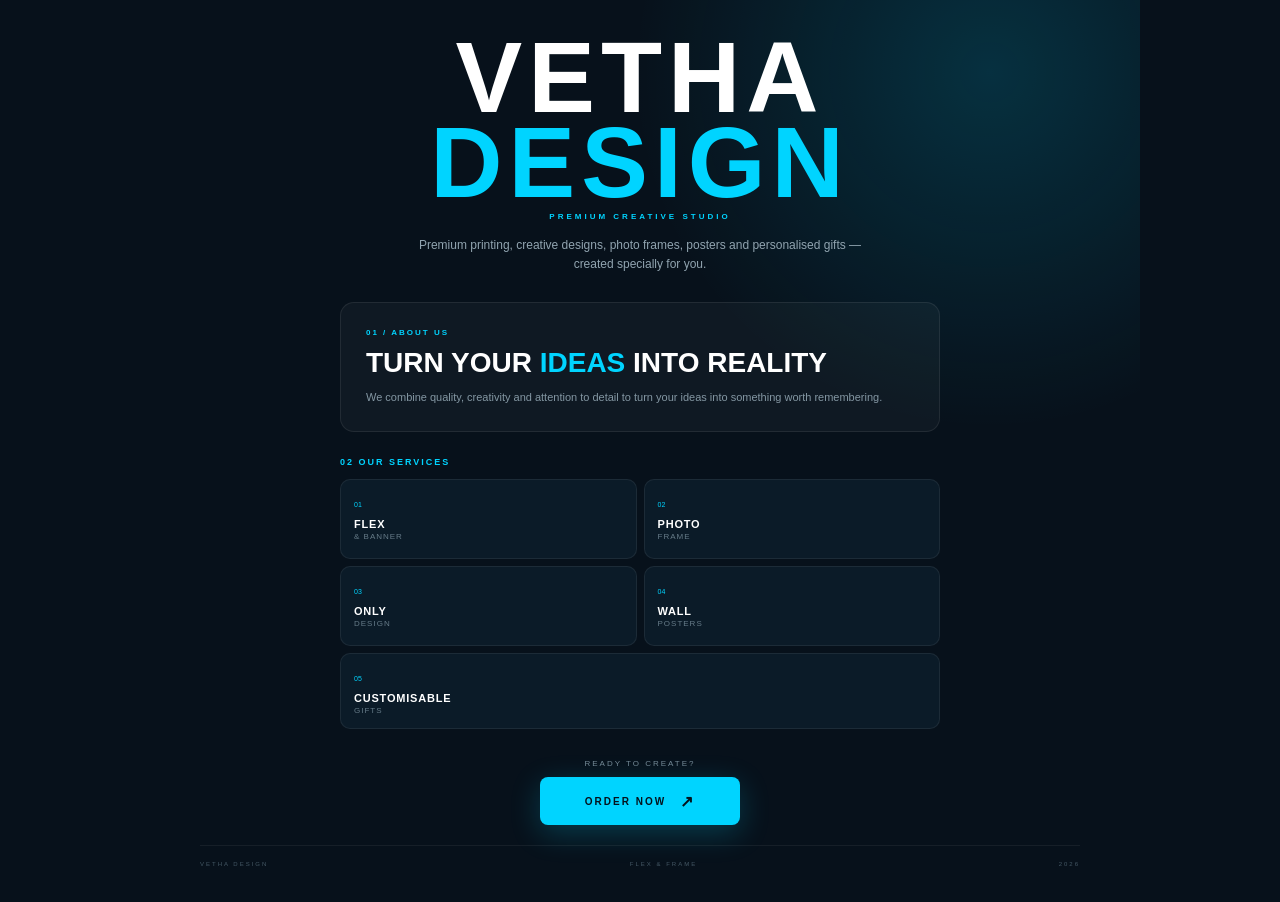
<file: index.html>
<!DOCTYPE html>
<html lang="en">

<head>
    <meta charset="UTF-8">
    <meta name="viewport" content="width=device-width, initial-scale=1.0">

    <title>VETHA DESIGN</title>

    <link rel="stylesheet" href="style.css">
</head>

<body>

    <main class="home">

        <!-- TOP -->

        <header class="topbar">

            <div class="brand-logo">
                VETHA
                <span>DESIGN</span>
            </div>

            <div class="brand-symbol">
                VD
            </div>

        </header>


        <!-- HERO -->

        <section class="hero">

            <div class="hero-tag">
                PREMIUM CREATIVE STUDIO
            </div>

            <h1>
                MAKE YOUR
                <span>IDEA</span>
                VISIBLE.
            </h1>

            <p class="hero-text">
                Premium printing, creative designs,
                photo frames, posters and personalised
                gifts — created specially for you.
            </p>

        </section>


        <!-- ABOUT -->

        <section class="about-card">

            <div class="card-label">
                01 / ABOUT US
            </div>

            <h2>
                TURN YOUR 
                <span>IDEAS</span>
                INTO REALITY
            </h2>

            <p>
                We combine quality, creativity and
                attention to detail to turn your ideas
                into something worth remembering.
            </p>

        </section>


        <!-- SERVICES -->

        <section class="services">

            <div class="services-title">
                <span>02</span>
                OUR SERVICES
            </div>

            <div class="service-grid">

                <div class="service-card">
                    <small>01</small>
                    <h3>FLEX</h3>
                    <p>& BANNER</p>
                </div>

                <div class="service-card">
                    <small>02</small>
                    <h3>PHOTO</h3>
                    <p>FRAME</p>
                </div>

                <div class="service-card">
                    <small>03</small>
                    <h3>ONLY</h3>
                    <p>DESIGN</p>
                </div>

                <div class="service-card">
                    <small>04</small>
                    <h3>WALL</h3>
                    <p>POSTERS</p>
                </div>

                <div class="service-card wide">
                    <small>05</small>
                    <h3>CUSTOMISABLE</h3>
                    <p>GIFTS</p>
                </div>

            </div>

        </section>


        <!-- ORDER -->

        <section class="order-area">

            <div>
                <small>READY TO CREATE?</small>

                <h2>
                    Start your
                    <span>order.</span>
                </h2>
            </div>

            <a
                href="products.html"
                class="order-button">

                <span>ORDER NOW</span>

                <b>↗</b>

            </a>

        </section>


        <!-- FOOTER -->

        <footer>

            <span>VETHA DESIGN</span>

            <span>FLEX & FRAME</span>

            <span>2026</span>

        </footer>

    </main>

</body>
</html>
</file>
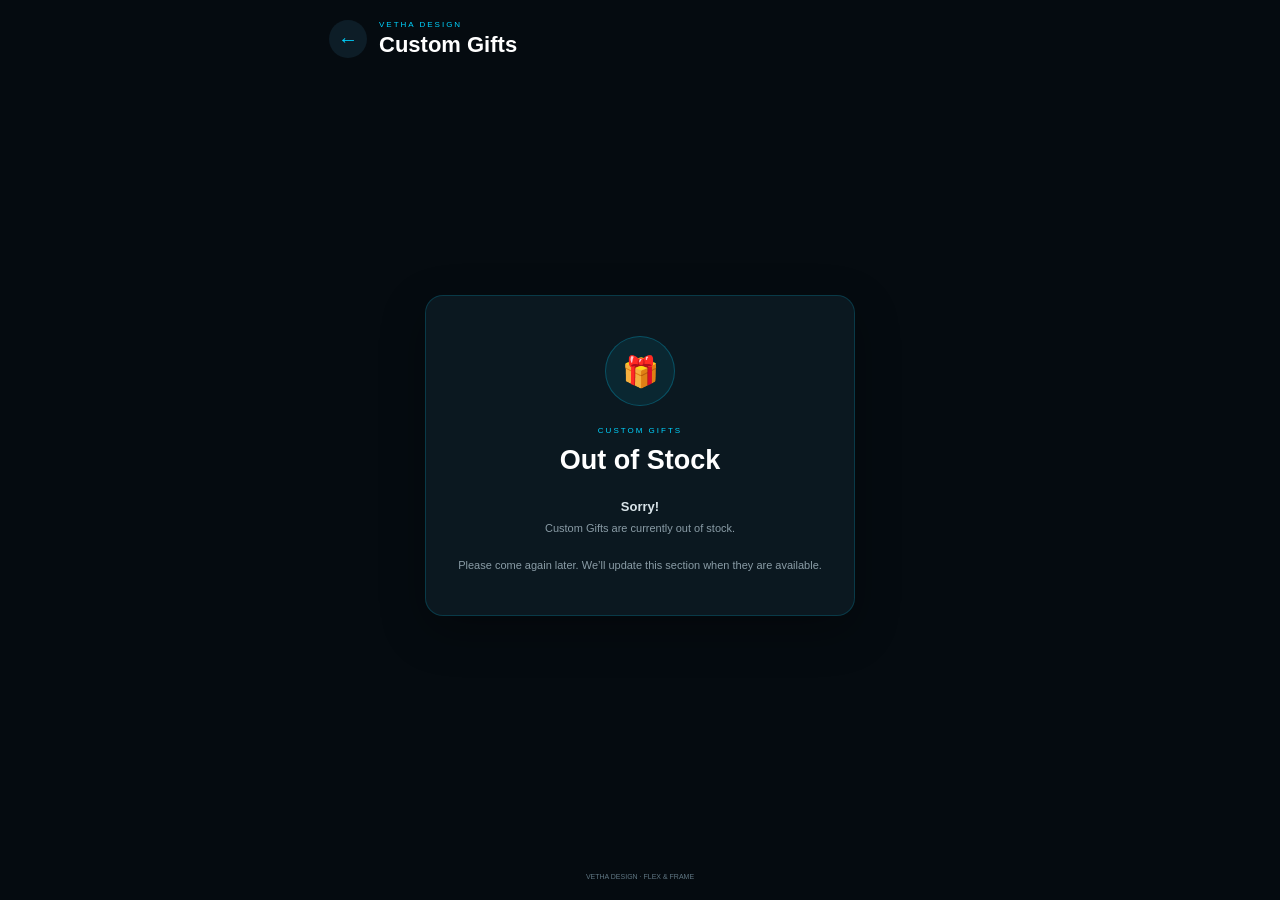
<file: custom-gifts.html>
<!DOCTYPE html>
<html lang="en">

<head>

<meta charset="UTF-8">

<meta name="viewport"
      content="width=device-width, initial-scale=1.0">

<title>Custom Gifts | VETHA DESIGN</title>

<style>

* {
    box-sizing: border-box;
}

body {
    margin: 0;
    min-height: 100vh;

    background: #050b10;
    color: white;

    font-family: Arial, sans-serif;
}

.page {
    width: 100%;
    max-width: 650px;
    min-height: 100vh;

    margin: auto;
    padding: 20px 14px;

    display: flex;
    flex-direction: column;
}


/* HEADER */

.header {
    display: flex;
    align-items: center;
    gap: 12px;
}

.back {
    width: 38px;
    height: 38px;

    display: flex;
    align-items: center;
    justify-content: center;

    border-radius: 50%;

    background: #0d1d27;

    color: #00d4ff;

    text-decoration: none;

    font-size: 20px;
}

.brand {
    color: #00d4ff;

    font-size: 8px;

    letter-spacing: 2px;
}

.header h1 {
    margin: 3px 0 0;

    font-size: 22px;
}


/* CONTENT */

.content {
    flex: 1;

    display: flex;
    align-items: center;
    justify-content: center;

    text-align: center;

    padding: 30px 10px;
}

.card {
    width: 100%;
    max-width: 430px;

    padding: 40px 25px;

    border-radius: 18px;

    background: #0b1820;

    border: 1px solid
        rgba(0,212,255,0.18);

    box-shadow:
        0 15px 45px
        rgba(0,0,0,0.3);
}


/* ICON */

.icon {
    width: 70px;
    height: 70px;

    margin: 0 auto 20px;

    display: flex;

    align-items: center;
    justify-content: center;

    border-radius: 50%;

    background:
        rgba(0,212,255,0.08);

    border: 1px solid
        rgba(0,212,255,0.25);

    color: #00d4ff;

    font-size: 30px;
}


/* TEXT */

.label {
    color: #00d4ff;

    font-size: 8px;

    letter-spacing: 2px;

    margin-bottom: 10px;
}

.card h2 {
    margin: 0 0 12px;

    font-size: 27px;
}

.card p {
    margin: 0;

    color: #8a9ca6;

    font-size: 11px;

    line-height: 1.7;
}

.sorry {
    margin-top: 20px !important;

    color: #d9e4e9 !important;

    font-size: 13px !important;

    font-weight: bold;
}


/* FOOTER */

.footer {
    padding-top: 20px;

    text-align: center;

    color: #607783;

    font-size: 7px;
}

</style>

</head>


<body>


<div class="page">


    <!-- HEADER -->

    <header class="header">

        <a
            href="products.html"
            class="back">

            ←

        </a>

        <div>

            <div class="brand">
                VETHA DESIGN
            </div>

            <h1>
                Custom Gifts
            </h1>

        </div>

    </header>


    <!-- MESSAGE -->

    <main class="content">

        <div class="card">


            <div class="icon">
                🎁
            </div>


            <div class="label">
                CUSTOM GIFTS
            </div>


            <h2>
                Out of Stock
            </h2>


            <p class="sorry">
                Sorry!
            </p>


            <p>
                Custom Gifts are currently
                out of stock.
                <br><br>
                Please come again later.
                We’ll update this section
                when they are available.
            </p>


        </div>

    </main>


    <footer class="footer">

        VETHA DESIGN · FLEX & FRAME

    </footer>


</div>


</body>

</html>
</file>
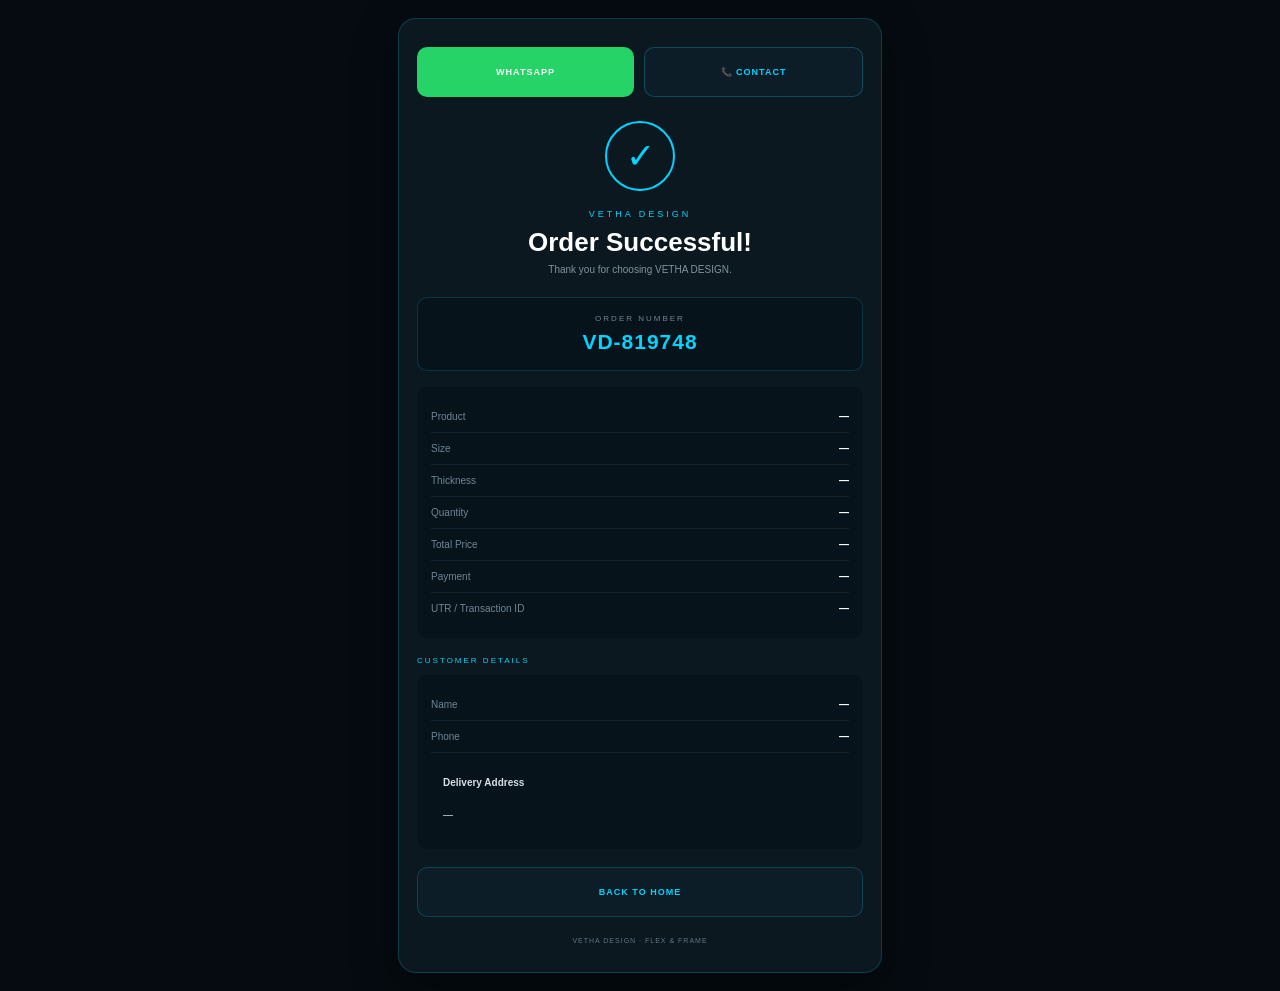
<file: order-success.html>
<!DOCTYPE html>
<html lang="en">

<head>

<meta charset="UTF-8">

<meta name="viewport"
      content="width=device-width, initial-scale=1.0">

<title>Order Successful | VETHA DESIGN</title>

<style>

* {
    box-sizing: border-box;
}

body {
    margin: 0;
    min-height: 100vh;

    background: #050b10;
    color: white;

    font-family: Arial, sans-serif;

    display: flex;
    align-items: center;
    justify-content: center;
}

.container {
    width: 100%;
    max-width: 520px;
    padding: 18px;
}

.card {
    padding: 28px 18px;

    background: #0b1820;

    border: 1px solid rgba(0,212,255,0.2);

    border-radius: 18px;

    box-shadow:
        0 15px 45px rgba(0,0,0,0.4);
}


/* =========================
   TOP BUTTONS
========================= */

.top-buttons {
    width: 100%;

    display: flex;

    gap: 10px;

    margin-bottom: 24px;
}

.top-buttons a {
    flex: 1;

    min-height: 50px;

    display: flex;

    align-items: center;

    justify-content: center;

    border-radius: 10px;

    text-decoration: none;

    font-size: 9px;

    font-weight: bold;

    letter-spacing: 1px;

    transition: 0.2s;
}

.top-buttons a:active {
    transform: scale(0.97);
}


/* WHATSAPP */

.top-whatsapp {
    background: #25D366;

    color: white;
}


/* CONTACT */

.top-contact {
    background: #0d1d27;

    border: 1px solid
        rgba(0,212,255,0.25);

    color: #00d4ff;
}


/* =========================
   SUCCESS ICON
========================= */

.success-icon {
    width: 70px;
    height: 70px;

    margin: 0 auto 18px;

    display: flex;
    align-items: center;
    justify-content: center;

    border-radius: 50%;

    border: 2px solid #00d4ff;

    color: #00d4ff;

    font-size: 35px;
}


/* =========================
   HEADER
========================= */

.brand {
    text-align: center;

    color: #00d4ff;

    font-size: 9px;

    letter-spacing: 3px;
}

h1 {
    margin: 8px 0 6px;

    text-align: center;

    font-size: 26px;
}

.subtitle {
    margin: 0 0 22px;

    text-align: center;

    color: #81939d;

    font-size: 10px;
}


/* =========================
   ORDER NUMBER
========================= */

.order-number {
    padding: 16px;

    margin-bottom: 16px;

    text-align: center;

    background: #07131b;

    border-radius: 10px;

    border: 1px solid
        rgba(0,212,255,0.18);
}

.order-label {
    display: block;

    margin-bottom: 7px;

    color: #718592;

    font-size: 8px;

    letter-spacing: 2px;
}

#orderNumber {
    color: #00d4ff;

    font-size: 21px;

    font-weight: bold;

    letter-spacing: 1px;
}


/* =========================
   DETAILS
========================= */

.details {
    padding: 14px;

    margin-bottom: 18px;

    background: #07131b;

    border-radius: 10px;
}

.detail {
    display: flex;

    justify-content: space-between;

    gap: 15px;

    padding: 10px 0;

    border-bottom: 1px solid
        rgba(255,255,255,0.06);

    font-size: 10px;
}

.detail:last-child {
    border-bottom: none;
}

.detail-label {
    color: #718592;
}

.detail-value {
    max-width: 65%;

    color: white;

    font-weight: bold;

    text-align: right;

    word-break: break-word;
}


/* =========================
   CUSTOMER
========================= */

.customer-title {
    margin-bottom: 10px;

    color: #00d4ff;

    font-size: 8px;

    letter-spacing: 2px;
}

.address {
    margin-top: 10px;

    padding: 12px;

    background: #07131b;

    border-radius: 9px;

    color: #d7e0e4;

    font-size: 10px;

    line-height: 1.6;
}


/* =========================
   HOME BUTTON
========================= */

.home {
    width: 100%;

    min-height: 50px;

    display: flex;

    align-items: center;

    justify-content: center;

    margin-top: 10px;

    border-radius: 10px;

    background: #0d1d27;

    border: 1px solid
        rgba(0,212,255,0.2);

    color: #00d4ff;

    text-decoration: none;

    font-size: 9px;

    font-weight: bold;

    letter-spacing: 1px;

    transition: 0.2s;
}

.home:active {
    transform: scale(0.97);
}


/* =========================
   FOOTER
========================= */

.footer {
    margin-top: 20px;

    text-align: center;

    color: #607783;

    font-size: 7px;

    letter-spacing: 1px;
}


/* =========================
   MOBILE
========================= */

@media (max-width: 380px) {

    .top-buttons {
        gap: 7px;
    }

    .top-buttons a {
        font-size: 8px;
        letter-spacing: 0.5px;
    }

}

</style>

</head>


<body>


<div class="container">

<div class="card">


    <!-- =========================
         TOP WHATSAPP + CONTACT
    ========================== -->

    <div class="top-buttons">

        <a
            id="whatsappButton"
            href="#"
            target="_blank"
            class="top-whatsapp">

            WHATSAPP

        </a>


        <a
            href="tel:+918667887579"
            class="top-contact">

            📞 CONTACT

        </a>

    </div>


    <!-- =========================
         SUCCESS
    ========================== -->

    <div class="success-icon">
        ✓
    </div>


    <div class="brand">
        VETHA DESIGN
    </div>


    <h1>
        Order Successful!
    </h1>


    <p class="subtitle">
        Thank you for choosing VETHA DESIGN.
    </p>


    <!-- =========================
         ORDER NUMBER
    ========================== -->

    <div class="order-number">

        <span class="order-label">
            ORDER NUMBER
        </span>

        <span id="orderNumber">
            —
        </span>

    </div>


    <!-- =========================
         ORDER DETAILS
    ========================== -->

    <div class="details">


        <div class="detail">

            <span class="detail-label">
                Product
            </span>

            <span
                class="detail-value"
                id="product">

                —

            </span>

        </div>


        <div class="detail">

            <span class="detail-label">
                Size
            </span>

            <span
                class="detail-value"
                id="size">

                —

            </span>

        </div>


        <div class="detail">

            <span class="detail-label">
                Thickness
            </span>

            <span
                class="detail-value"
                id="thickness">

                —

            </span>

        </div>


        <div class="detail">

            <span class="detail-label">
                Quantity
            </span>

            <span
                class="detail-value"
                id="quantity">

                —

            </span>

        </div>


        <div class="detail">

            <span class="detail-label">
                Total Price
            </span>

            <span
                class="detail-value"
                id="price">

                —

            </span>

        </div>


        <div class="detail">

            <span class="detail-label">
                Payment
            </span>

            <span
                class="detail-value"
                id="payment">

                —

            </span>

        </div>


        <div class="detail">

            <span class="detail-label">
                UTR / Transaction ID
            </span>

            <span
                class="detail-value"
                id="utr">

                —

            </span>

        </div>


    </div>


    <!-- =========================
         CUSTOMER DETAILS
    ========================== -->

    <div class="customer-title">
        CUSTOMER DETAILS
    </div>


    <div class="details">


        <div class="detail">

            <span class="detail-label">
                Name
            </span>

            <span
                class="detail-value"
                id="customerName">

                —

            </span>

        </div>


        <div class="detail">

            <span class="detail-label">
                Phone
            </span>

            <span
                class="detail-value"
                id="phone">

                —

            </span>

        </div>


        <div class="address">

            <strong>
                Delivery Address
            </strong>

            <br><br>

            <span id="address">
                —
            </span>

        </div>


    </div>


    <!-- =========================
         HOME
    ========================== -->

    <a
        href="index.html"
        class="home">

        BACK TO HOME

    </a>


    <div class="footer">

        VETHA DESIGN · FLEX & FRAME

    </div>


</div>

</div>


<script>


/* =========================
   GET ORDER DATA
========================= */

const params =
    new URLSearchParams(
        window.location.search
    );


/* =========================
   ORDER NUMBER
========================= */

let orderNumber =
    params.get("order");


if (!orderNumber) {

    orderNumber =
        "VD-" +
        Math.floor(
            100000 +
            Math.random() * 900000
        );

}


document.getElementById(
    "orderNumber"
).textContent =
    orderNumber;


/* =========================
   PRODUCT DETAILS
========================= */

document.getElementById(
    "product"
).textContent =
    params.get("product") || "—";


document.getElementById(
    "size"
).textContent =
    params.get("size") || "—";


document.getElementById(
    "thickness"
).textContent =
    params.get("thickness") || "—";


document.getElementById(
    "quantity"
).textContent =
    params.get("quantity") || "—";


/* =========================
   PRICE
========================= */

const price =
    params.get("price");


document.getElementById(
    "price"
).textContent =
    price
    ? "₹" +
      Number(price)
        .toLocaleString("en-IN")
    : "—";


/* =========================
   PAYMENT
========================= */

document.getElementById(
    "payment"
).textContent =
    params.get("payment") || "—";


/* =========================
   UTR
========================= */

document.getElementById(
    "utr"
).textContent =
    params.get("utr") || "—";


/* =========================
   CUSTOMER DETAILS
========================= */

document.getElementById(
    "customerName"
).textContent =
    params.get("name") || "—";


document.getElementById(
    "phone"
).textContent =
    params.get("phone") || "—";


document.getElementById(
    "address"
).textContent =
    params.get("address") || "—";


/* =========================
   WHATSAPP
========================= */

const whatsappNumber =
    "918667887579";


const whatsappMessage =

`Hello VETHA DESIGN 👋

I have placed an order.

ORDER DETAILS

Order No: ${orderNumber}

Product: ${params.get("product") || "—"}
Size: ${params.get("size") || "—"}
Thickness: ${params.get("thickness") || "—"}
Quantity: ${params.get("quantity") || "—"}
Total Price: ₹${price || "—"}

Payment: ${params.get("payment") || "—"}
UTR / Transaction ID: ${params.get("utr") || "—"}

CUSTOMER DETAILS

Name: ${params.get("name") || "—"}
Phone: ${params.get("phone") || "—"}

Address:
${params.get("address") || "—"}

Please confirm my order.

Thank you.
VETHA DESIGN`;


document.getElementById(
    "whatsappButton"
).href =
    "https://wa.me/" +
    whatsappNumber +
    "?text=" +
    encodeURIComponent(
        whatsappMessage
    );


</script>


</body>

</html>
</file>
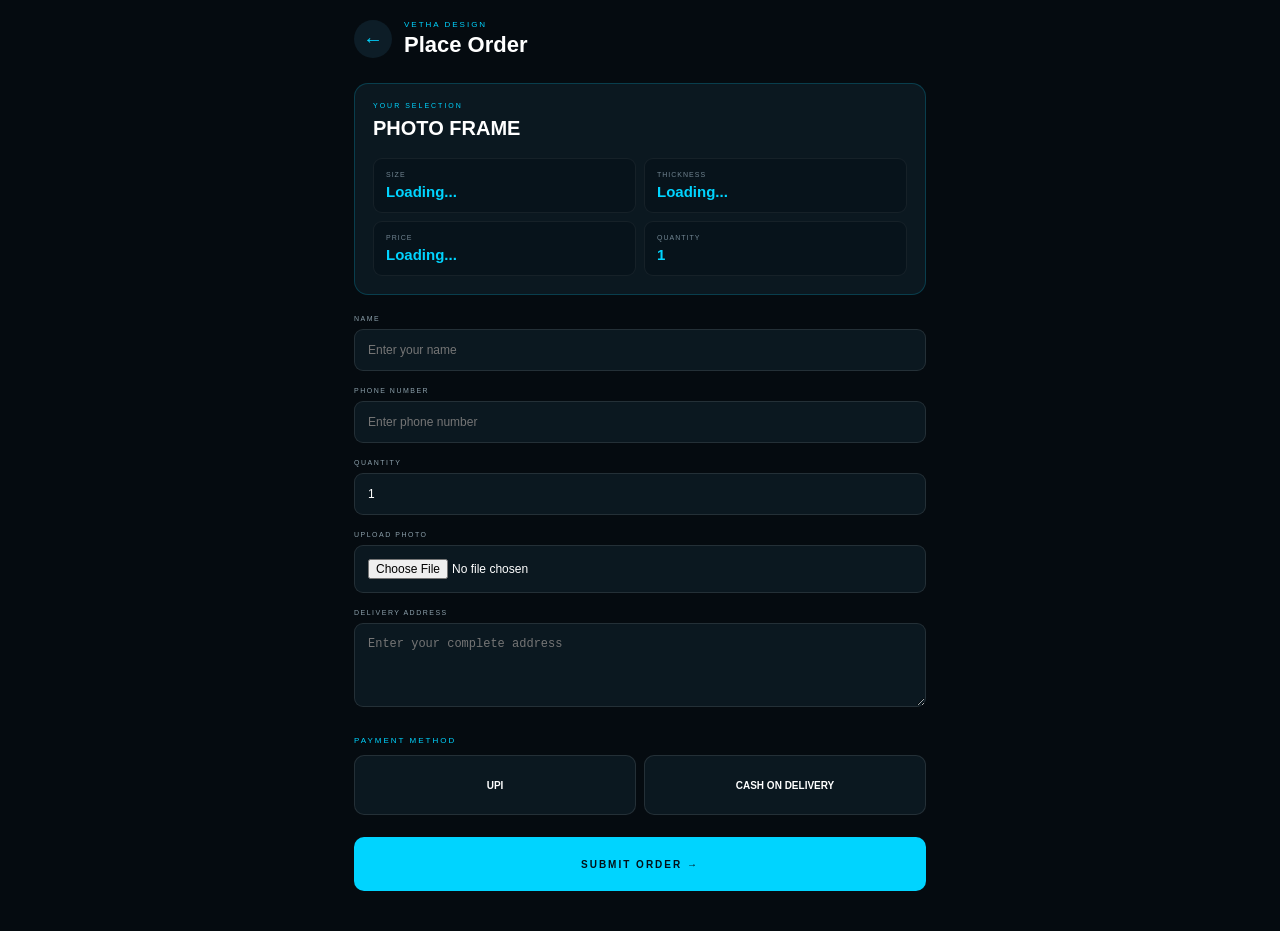
<file: order.html>
<!DOCTYPE html>
<html lang="en">

<head>

<meta charset="UTF-8">

<meta name="viewport"
      content="width=device-width, initial-scale=1.0">

<title>Order | VETHA DESIGN</title>

<style>

* {
    box-sizing: border-box;
}

body {
    margin: 0;
    background: #050b10;
    color: white;
    font-family: Arial, sans-serif;
}

.page {
    width: 100%;
    max-width: 600px;
    margin: auto;
    padding: 20px 14px 40px;
}


/* HEADER */

.header {
    display: flex;
    align-items: center;
    gap: 12px;
    margin-bottom: 25px;
}

.back {
    width: 38px;
    height: 38px;

    display: flex;
    align-items: center;
    justify-content: center;

    border-radius: 50%;
    background: #0d1d27;

    color: #00d4ff;
    text-decoration: none;
    font-size: 20px;
}

.brand {
    color: #00d4ff;
    font-size: 8px;
    letter-spacing: 2px;
}

.header h1 {
    margin: 3px 0 0;
    font-size: 22px;
}


/* SELECTION */

.selection {
    padding: 18px;
    border-radius: 14px;
    background: #0b1820;
    border: 1px solid rgba(0,212,255,0.2);
    margin-bottom: 20px;
}

.label {
    color: #00d4ff;
    font-size: 7px;
    letter-spacing: 2px;
}

.selection h2 {
    margin: 8px 0 18px;
    font-size: 20px;
}

.details {
    display: grid;
    grid-template-columns: 1fr 1fr;
    gap: 8px;
}

.detail {
    padding: 12px;
    border-radius: 9px;
    background: #07131b;
    border: 1px solid rgba(255,255,255,0.06);
}

.detail span {
    display: block;
    color: #718592;
    font-size: 7px;
    letter-spacing: 1px;
}

.detail strong {
    display: block;
    margin-top: 5px;
    color: #00d4ff;
    font-size: 15px;
}


/* FORM */

.form-group {
    margin-bottom: 16px;
}

.form-group label {
    display: block;
    margin-bottom: 7px;
    color: #8ca0ab;
    font-size: 7px;
    letter-spacing: 1.5px;
}

input,
textarea {
    width: 100%;
    padding: 13px;

    border-radius: 9px;
    border: 1px solid rgba(255,255,255,0.1);

    outline: none;

    background: #0b1820;
    color: white;

    font-size: 12px;
}

input:focus,
textarea:focus {
    border-color: #00d4ff;
}


/* PAYMENT */

.payment-method {
    margin-top: 25px;
    margin-bottom: 14px;
}

.payment-title {
    margin-bottom: 10px;

    color: #00d4ff;

    font-size: 8px;
    letter-spacing: 2px;
}

.payment-options {
    display: grid;
    grid-template-columns: 1fr 1fr;
    gap: 8px;
}

.payment-option {
    position: relative;
}

.payment-option input {
    position: absolute;
    opacity: 0;
    pointer-events: none;
}

.payment-option label {
    min-height: 60px;

    display: flex;
    align-items: center;
    justify-content: center;

    padding: 10px;

    border-radius: 10px;

    background: #0b1820;

    border: 1px solid rgba(255,255,255,0.1);

    color: white;

    font-size: 10px;
    font-weight: bold;

    text-align: center;

    cursor: pointer;

    transition: 0.2s;
}

.payment-option input:checked + label {
    border-color: #00d4ff;

    background: rgba(0,212,255,0.10);

    color: #00d4ff;
}


/* UPI */

.upi-box {
    display: none;

    margin-top: 10px;
    padding: 14px;

    border-radius: 10px;

    background: #07131b;

    border: 1px solid rgba(0,212,255,0.2);

    text-align: center;
}

.upi-box.show {
    display: block;
}

.upi-id {
    margin-bottom: 10px;

    color: #00d4ff;

    font-size: 11px;

    word-break: break-all;
}

.pay-button {
    width: 100%;

    min-height: 48px;

    border: none;
    border-radius: 9px;

    background: #00d4ff;

    color: #031018;

    font-size: 9px;

    font-weight: bold;

    letter-spacing: 1.5px;

    cursor: pointer;
}

.payment-note {
    margin-top: 8px;

    color: #718592;

    font-size: 7px;

    line-height: 1.5;
}


/* UTR */

.utr-box {
    display: none;
    margin-top: 10px;
}

.utr-box.show {
    display: block;
}


/* SUBMIT */

.order-button {
    width: 100%;

    min-height: 54px;

    margin-top: 8px;

    border: none;
    border-radius: 10px;

    background: #00d4ff;

    color: #031018;

    font-size: 10px;

    font-weight: bold;

    letter-spacing: 2px;

    cursor: pointer;
}

.order-button:active,
.pay-button:active {
    transform: scale(0.97);
}

</style>

</head>


<body>


<div class="page">


<!-- HEADER -->

<header class="header">

    <a href="photo-frame.html"
       class="back">

        ←

    </a>

    <div>

        <div class="brand">
            VETHA DESIGN
        </div>

        <h1>
            Place Order
        </h1>

    </div>

</header>


<!-- SELECTED FRAME -->

<section class="selection">

    <div class="label">
        YOUR SELECTION
    </div>

    <h2>
        PHOTO FRAME
    </h2>


    <div class="details">


        <div class="detail">

            <span>
                SIZE
            </span>

            <strong id="size">
                Loading...
            </strong>

        </div>


        <div class="detail">

            <span>
                THICKNESS
            </span>

            <strong id="thickness">
                Loading...
            </strong>

        </div>


        <div class="detail">

            <span>
                PRICE
            </span>

            <strong id="price">
                Loading...
            </strong>

        </div>


        <div class="detail">

            <span>
                QUANTITY
            </span>

            <strong id="quantityDisplay">
                1
            </strong>

        </div>

    </div>

</section>


<!-- CUSTOMER DETAILS -->

<form id="orderForm">


    <div class="form-group">

        <label>
            NAME
        </label>

        <input
            id="customerName"
            type="text"
            placeholder="Enter your name"
            required>

    </div>


    <div class="form-group">

        <label>
            PHONE NUMBER
        </label>

        <input
            id="phone"
            type="tel"
            placeholder="Enter phone number"
            required>

    </div>


    <div class="form-group">

        <label>
            QUANTITY
        </label>

        <input
            id="quantity"
            type="number"
            value="1"
            min="1"
            required>

    </div>


    <div class="form-group">

        <label>
            UPLOAD PHOTO
        </label>

        <input
            id="photo"
            type="file"
            accept="image/*"
            required>

    </div>


    <div class="form-group">

        <label>
            DELIVERY ADDRESS
        </label>

        <textarea
            id="address"
            rows="4"
            placeholder="Enter your complete address"
            required></textarea>

    </div>


    <!-- PAYMENT -->

    <div class="payment-method">

        <div class="payment-title">
            PAYMENT METHOD
        </div>


        <div class="payment-options">


            <div class="payment-option">

                <input
                    type="radio"
                    id="upi"
                    name="payment"
                    value="UPI">

                <label for="upi">
                    UPI
                </label>

            </div>


            <div class="payment-option">

                <input
                    type="radio"
                    id="cod"
                    name="payment"
                    value="Cash on Delivery">

                <label for="cod">
                    CASH ON DELIVERY
                </label>

            </div>


        </div>


        <!-- UPI BOX -->

        <div
            id="upiBox"
            class="upi-box">


            <div class="upi-id">

                UPI ID:
                <strong>
                    kkrtsv12-1@oksbi
                </strong>

            </div>


            <button
                type="button"
                id="payButton"
                class="pay-button">

                PAY WITH UPI →

            </button>


            <div class="payment-note">

                Tap the button to open your
                UPI app and complete payment.

            </div>


            <!-- UTR -->

            <div
                id="utrBox"
                class="utr-box">

                <div class="form-group">

                    <label>
                        UTR / TRANSACTION ID
                    </label>

                    <input
                        id="utr"
                        type="text"
                        placeholder="Enter UTR after payment">

                </div>

            </div>

        </div>

    </div>


    <!-- SUBMIT -->

    <button
        type="submit"
        class="order-button">

        SUBMIT ORDER →

    </button>


</form>


</div>


<script>


/* =========================
   GET URL DATA
========================= */

const params =
    new URLSearchParams(
        window.location.search
    );


const size =
    params.get("size");

const thickness =
    params.get("thickness");

const price =
    params.get("price");


/* SIZE NAMES */

const sizeNames = {

    "6x4": "6 × 4 inch",

    "6x8": "6 × 8 inch",

    "12x8": "12 × 8 inch",

    "10x15": "10 × 15 inch",

    "12x15": "12 × 15 inch",

    "12x18": "12 × 18 inch",

    "16x20": "16 × 20 inch",

    "18x24": "18 × 24 inch",

    "20x30": "20 × 30 inch",

    "24x34": "24 × 34 inch"

};


/* SHOW SIZE */

if (size) {

    document.getElementById("size")
        .textContent =
        sizeNames[size] || size;

}


/* SHOW THICKNESS */

if (thickness) {

    document.getElementById("thickness")
        .textContent =
        thickness.replace(
            "inch",
            " INCH"
        );

}


/* PRICE */

function getPrice() {

    return Number(price || 0);

}


/* SHOW PRICE */

if (price) {

    document.getElementById("price")
        .textContent =
        "₹" +
        getPrice().toLocaleString("en-IN");

}


/* =========================
   QUANTITY
========================= */

const quantity =
    document.getElementById(
        "quantity"
    );

const quantityDisplay =
    document.getElementById(
        "quantityDisplay"
    );


quantity.addEventListener(
    "input",
    function () {

        quantityDisplay.textContent =
            quantity.value;

    }
);


/* =========================
   PAYMENT OPTIONS
========================= */

const upi =
    document.getElementById("upi");

const cod =
    document.getElementById("cod");

const upiBox =
    document.getElementById("upiBox");

const utrBox =
    document.getElementById("utrBox");


upi.addEventListener(
    "change",
    function () {

        upiBox.classList.add("show");

    }
);


cod.addEventListener(
    "change",
    function () {

        upiBox.classList.remove("show");

        utrBox.classList.remove("show");

        document.getElementById(
            "utr"
        ).value = "";

    }
);


/* =========================
   UPI PAYMENT
========================= */

const payButton =
    document.getElementById(
        "payButton"
    );


payButton.addEventListener(
    "click",
    function () {

        if (!price) {

            alert(
                "Price information is missing."
            );

            return;

        }


        const amount =
            getPrice() *
            Number(
                quantity.value || 1
            );


        const upiURL =
            "upi://pay" +

            "?pa=" +
            encodeURIComponent(
                "kkrtsv12-1@oksbi"
            ) +

            "&pn=" +
            encodeURIComponent(
                "VETHA DESIGN"
            ) +

            "&am=" +
            amount.toFixed(2) +

            "&cu=INR" +

            "&tn=" +
            encodeURIComponent(
                "VETHA DESIGN Photo Frame"
            );


        window.location.href =
            upiURL;


        setTimeout(
            function () {

                utrBox.classList.add(
                    "show"
                );

            },
            1000
        );

    }
);


/* =========================
   SUBMIT ORDER
========================= */

document.getElementById(
    "orderForm"
).addEventListener(
    "submit",
    function(event) {

        event.preventDefault();


        const payment =
            document.querySelector(
                'input[name="payment"]:checked'
            );


        if (!payment) {

            alert(
                "Please select a payment method."
            );

            return;

        }


        /* UPI VALIDATION */

        let utr = "";

        if (
            payment.value === "UPI"
        ) {

            utr =
                document.getElementById(
                    "utr"
                ).value.trim();


            if (!utr) {

                alert(
                    "Please enter your UTR / Transaction ID after payment."
                );

                document.getElementById(
                    "utrBox"
                ).classList.add(
                    "show"
                );

                return;

            }

        }


        /* ORDER DETAILS */

        const customerName =
            document.getElementById(
                "customerName"
            ).value.trim();


        const phone =
            document.getElementById(
                "phone"
            ).value.trim();


        const address =
            document.getElementById(
                "address"
            ).value.trim();


        const qty =
            Number(
                quantity.value || 1
            );


        const total =
            getPrice() * qty;


        /* GENERATE NEW ORDER NUMBER */

        const orderNumber =
            "VD-" +
            Math.floor(
                100000 +
                Math.random() * 900000
            );


        /* SAVE ORDER NUMBER */

        localStorage.setItem(
            "vethaLastOrderNumber",
            orderNumber
        );


        /* SUCCESS PAGE URL */

        const successURL =
            "order-success.html?" +

            "order=" +
            encodeURIComponent(
                orderNumber
            ) +

            "&product=" +
            encodeURIComponent(
                "PHOTO FRAME"
            ) +

            "&size=" +
            encodeURIComponent(
                sizeNames[size] || size || "—"
            ) +

            "&thickness=" +
            encodeURIComponent(
                thickness || "—"
            ) +

            "&quantity=" +
            encodeURIComponent(
                qty
            ) +

            "&price=" +
            encodeURIComponent(
                total
            ) +

            "&payment=" +
            encodeURIComponent(
                payment.value
            ) +

            "&utr=" +
            encodeURIComponent(
                utr || "—"
            ) +

            "&name=" +
            encodeURIComponent(
                customerName
            ) +

            "&phone=" +
            encodeURIComponent(
                phone
            ) +

            "&address=" +
            encodeURIComponent(
                address
            );


        /* COD */

        if (
            payment.value ===
            "Cash on Delivery"
        ) {

            alert(
                "Order submitted with Cash on Delivery."
            );

            window.location.href =
                successURL;

            return;

        }


        /* UPI */

        if (
            payment.value === "UPI"
        ) {

            alert(
                "Order submitted. Your UPI payment will be manually verified."
            );

            window.location.href =
                successURL;

            return;

        }

    }
);


</script>


</body>

</html>
</file>
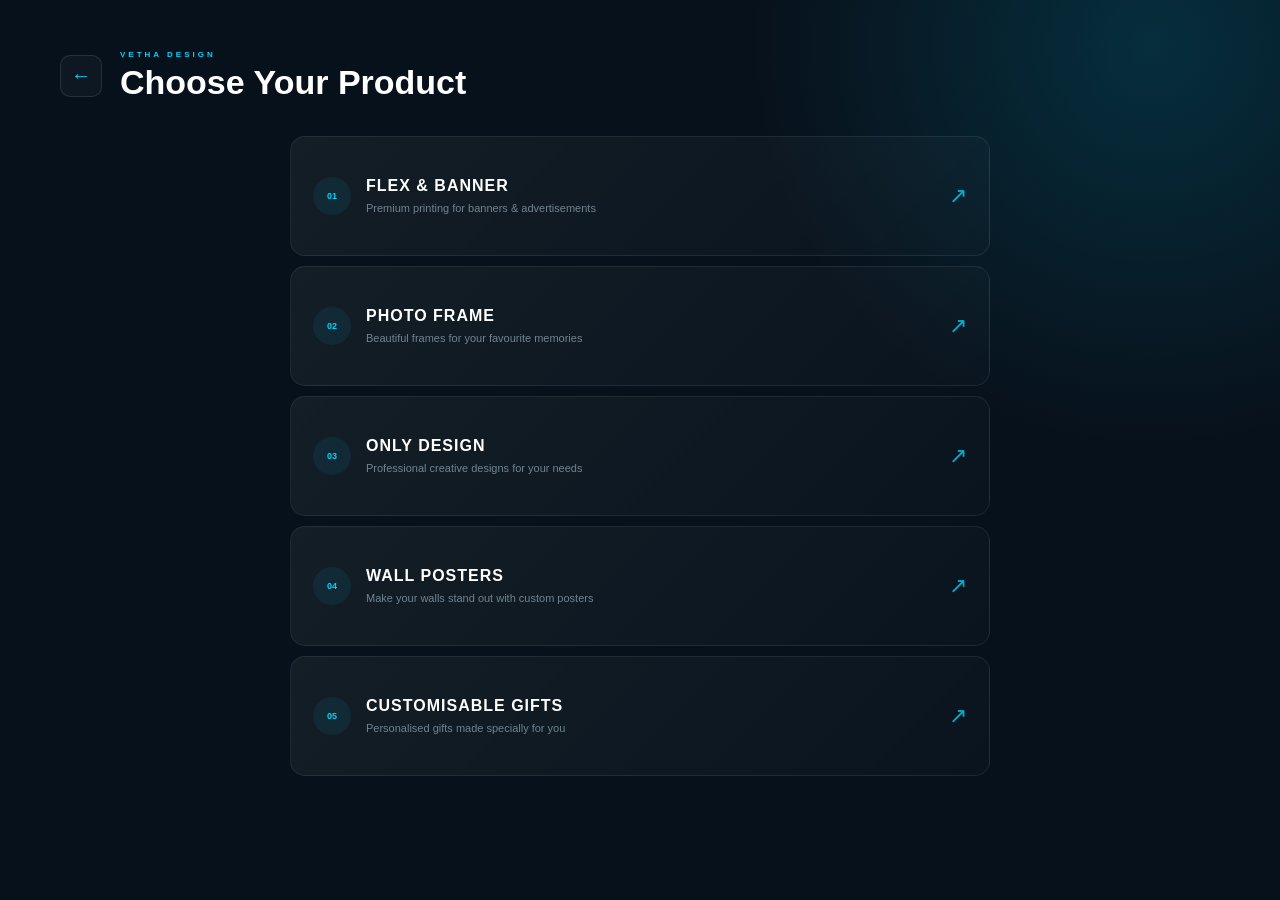
<file: products.html>
<!DOCTYPE html>
<html lang="en">

<head>
    <meta charset="UTF-8">

    <meta name="viewport"
          content="width=device-width, initial-scale=1.0">

    <title>Choose Your Product | VETHA DESIGN</title>

    <link rel="stylesheet" href="style.css">
</head>

<body>

<main class="products-page">

    <!-- HEADER -->
    <header class="products-header">

        <a href="./index.html" class="back-button">
            ←
        </a>

        <div>
            <p>VETHA DESIGN</p>
            <h1>Choose Your Product</h1>
        </div>

    </header>


    <!-- PRODUCTS -->
    <section class="product-options">

        <!-- 01 FLEX -->
        <a href="./flex-banner.html" class="product-option">

            <div class="product-number">
                01
            </div>

            <div class="product-info">
                <h2>FLEX &amp; BANNER</h2>

                <p>
                    Premium printing for banners &amp; advertisements
                </p>
            </div>

            <span class="product-arrow">
                ↗
            </span>

        </a>


        <!-- 02 PHOTO FRAME -->
        <a href="./photo-frame.html" class="product-option">

            <div class="product-number">
                02
            </div>

            <div class="product-info">
                <h2>PHOTO FRAME</h2>

                <p>
                    Beautiful frames for your favourite memories
                </p>
            </div>

            <span class="product-arrow">
                ↗
            </span>

        </a>


        <!-- 03 ONLY DESIGN -->
        <a href="./only-design.html" class="product-option">

            <div class="product-number">
                03
            </div>

            <div class="product-info">
                <h2>ONLY DESIGN</h2>

                <p>
                    Professional creative designs for your needs
                </p>
            </div>

            <span class="product-arrow">
                ↗
            </span>

        </a>


        <!-- 04 WALL POSTERS -->
        <a href="./wall-poster.html" class="product-option">

            <div class="product-number">
                04
            </div>

            <div class="product-info">
                <h2>WALL POSTERS</h2>

                <p>
                    Make your walls stand out with custom posters
                </p>
            </div>

            <span class="product-arrow">
                ↗
            </span>

        </a>


        <!-- 05 CUSTOM GIFTS -->
        <a href="./custom-gifts.html" class="product-option">

            <div class="product-number">
                05
            </div>

            <div class="product-info">
                <h2>CUSTOMISABLE GIFTS</h2>

                <p>
                    Personalised gifts made specially for you
                </p>
            </div>

            <span class="product-arrow">
                ↗
            </span>

        </a>

    </section>

</main>

</body>
</html>
</file>
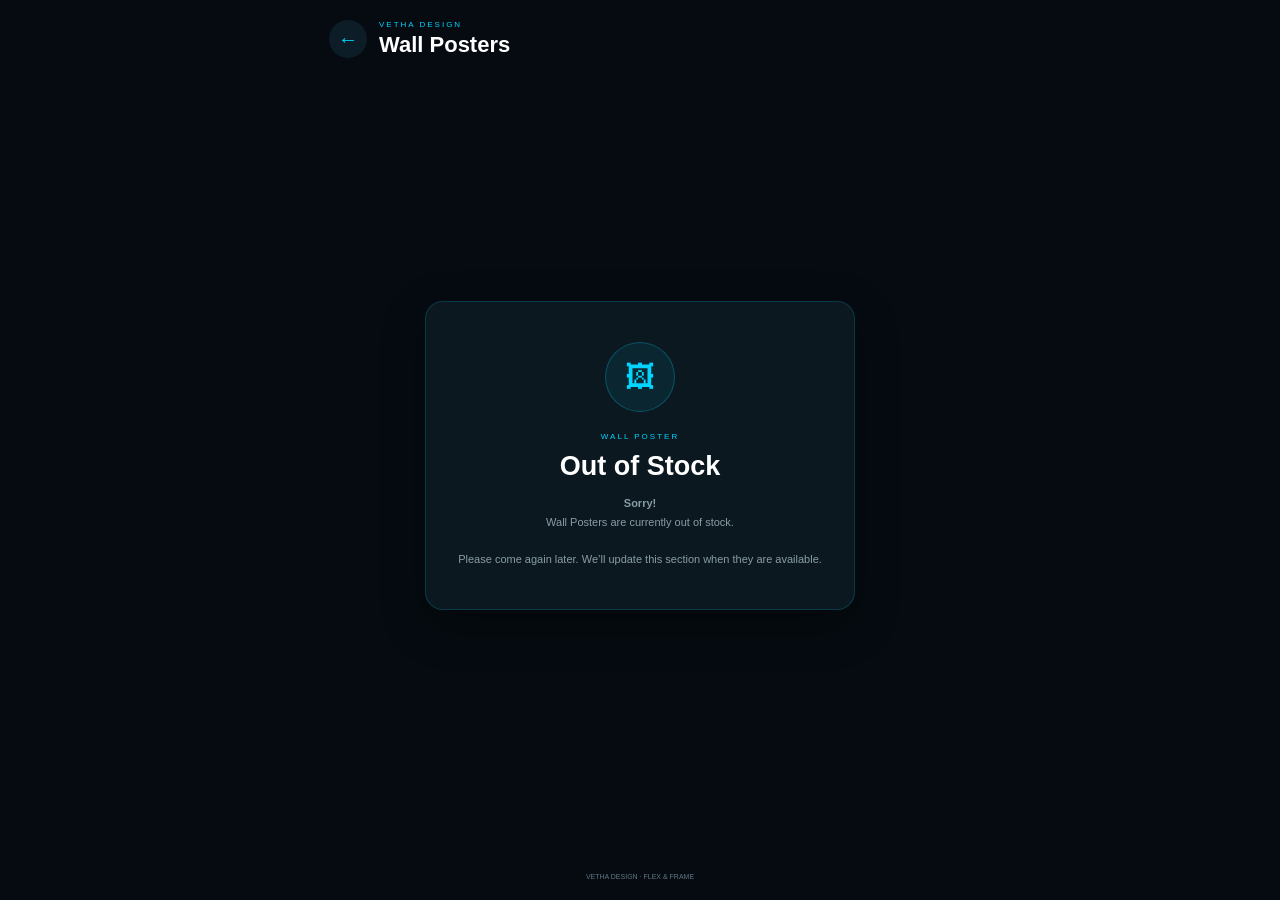
<file: wall-poster.html>
<!DOCTYPE html>
<html lang="en">

<head>

<meta charset="UTF-8">

<meta name="viewport"
      content="width=device-width, initial-scale=1.0">

<title>Wall Posters | VETHA DESIGN</title>

<style>

* {
    box-sizing: border-box;
}

body {
    margin: 0;

    min-height: 100vh;

    background: #050b10;

    color: white;

    font-family: Arial, sans-serif;
}

.page {
    width: 100%;

    max-width: 650px;

    min-height: 100vh;

    margin: auto;

    padding: 20px 14px;

    display: flex;

    flex-direction: column;
}


/* HEADER */

.header {
    display: flex;

    align-items: center;

    gap: 12px;
}

.back {
    width: 38px;

    height: 38px;

    display: flex;

    align-items: center;

    justify-content: center;

    border-radius: 50%;

    background: #0d1d27;

    color: #00d4ff;

    text-decoration: none;

    font-size: 20px;
}

.brand {
    color: #00d4ff;

    font-size: 8px;

    letter-spacing: 2px;
}

.header h1 {
    margin: 3px 0 0;

    font-size: 22px;
}


/* CONTENT */

.content {
    flex: 1;

    display: flex;

    align-items: center;

    justify-content: center;

    text-align: center;

    padding: 30px 10px;
}

.card {
    width: 100%;

    max-width: 430px;

    padding: 40px 25px;

    border-radius: 18px;

    background: #0b1820;

    border: 1px solid
        rgba(0,212,255,0.18);

    box-shadow:
        0 15px 45px
        rgba(0,0,0,0.3);
}


/* ICON */

.icon {
    width: 70px;

    height: 70px;

    margin: 0 auto 20px;

    display: flex;

    align-items: center;

    justify-content: center;

    border-radius: 50%;

    background:
        rgba(0,212,255,0.08);

    border: 1px solid
        rgba(0,212,255,0.25);

    color: #00d4ff;

    font-size: 30px;
}


/* TEXT */

.label {
    color: #00d4ff;

    font-size: 8px;

    letter-spacing: 2px;

    margin-bottom: 10px;
}

.card h2 {
    margin: 0 0 12px;

    font-size: 27px;
}

.card p {
    margin: 0;

    color: #8a9ca6;

    font-size: 11px;

    line-height: 1.7;
}

.sorry {
    margin-top: 20px;

    color: #d9e4e9;

    font-size: 13px;

    font-weight: bold;
}


/* FOOTER */

.footer {
    padding-top: 20px;

    text-align: center;

    color: #607783;

    font-size: 7px;
}

</style>

</head>


<body>


<div class="page">


    <!-- HEADER -->

    <header class="header">

        <a
            href="products.html"
            class="back">

            ←

        </a>

        <div>

            <div class="brand">
                VETHA DESIGN
            </div>

            <h1>
                Wall Posters
            </h1>

        </div>

    </header>


    <!-- MESSAGE -->

    <main class="content">

        <div class="card">


            <div class="icon">
                🖼
            </div>


            <div class="label">
                WALL POSTER
            </div>


            <h2>
                Out of Stock
            </h2>


            <p class="sorry">
                Sorry!
            </p>


            <p>
                Wall Posters are currently
                out of stock.
                <br><br>
                Please come again later.
                We’ll update this section
                when they are available.
            </p>


        </div>

    </main>


    <footer class="footer">

        VETHA DESIGN · FLEX & FRAME

    </footer>


</div>


</body>

</html>
</file>
<file: style.css>
* {
    margin: 0;
    padding: 0;
    box-sizing: border-box;
}

html,
body {
    width: 100%;
    min-height: 100%;
}

body {
    font-family: Arial, Helvetica, sans-serif;
    background: #07111b;
    color: #ffffff;
}

a {
    text-decoration: none;
    color: inherit;
}


/* HOME */

.home {
    min-height: 100vh;
    padding: 28px 22px;

    display: flex;
    flex-direction: column;

    background:
        radial-gradient(
            circle at 85% 8%,
            rgba(0, 212, 255, 0.16),
            transparent 30%
        ),
        #07111b;
}


/* BRAND */

.topbar {
    display: flex;
    justify-content: center;
    align-items: center;

    padding: 10px 2 35px;
}

.brand-logo {
    text-align: center;

    font-size: clamp(48px, 15vw, 90px);
    font-weight: 900;

    line-height: 0.85;
    letter-spacing: 6px;
}

.brand-logo span {
    display: block;

    color: #00d4ff;
}

.brand-symbol {
    display: none;
}


/* HERO / BRAND TAG */

.hero {
    text-align: center;

    padding: 0 10px 28px;
}

.hero-tag {
    display: inline-block;

    color: #00d4ff;

    font-size: 8px;
    font-weight: bold;

    letter-spacing: 3px;

    margin-bottom: 15px;
}

.hero h1 {
    display: none;
}

.hero-text {
    max-width: 480px;

    margin: auto;

    color: #91a4b0;

    font-size: 12px;

    line-height: 1.6;
}


/* ABOUT */

.about-card {
    width: 100%;
    max-width: 600px;

    margin: 0 auto 25px;

    padding: 20px;

    border-radius: 14px;

    background: rgba(255,255,255,0.035);

    border: 1px solid rgba(255,255,255,0.08);
}

.card-label {
    color: #00d4ff;

    font-size: 8px;
    font-weight: bold;

    letter-spacing: 2px;

    margin-bottom: 10px;
}

.about-card h2 {
    font-size: 23px;

    line-height: 1.15;

    margin-bottom: 9px;
}

.about-card h2 span {
    color: #00d4ff;
}

.about-card p {
    color: #8497a3;

    font-size: 11px;

    line-height: 1.6;
}


/* SERVICES */

.services {
    width: 100%;
    max-width: 600px;

    margin: 0 auto 25px;
}

.services-title {
    margin-bottom: 12px;

    color: #00d4ff;

    font-size: 9px;
    font-weight: bold;

    letter-spacing: 2px;
}

.service-grid {
    display: grid;

    grid-template-columns: 1fr 1fr;

    gap: 7px;
}

.service-card {
    padding: 13px;

    min-height: 68px;

    border-radius: 10px;

    background: #0b1b28;

    border: 1px solid rgba(255,255,255,0.07);
}

.service-card small {
    color: #00d4ff;

    font-size: 7px;
}

.service-card h3 {
    margin-top: 7px;

    font-size: 11px;

    letter-spacing: 0.8px;
}

.service-card p {
    margin-top: 2px;

    color: #667b88;

    font-size: 8px;

    letter-spacing: 1px;
}

.service-card.wide {
    grid-column: span 2;

    min-height: 58px;
}


/* ORDER */

.order-area {
    width: 100%;
    max-width: 600px;

    margin: auto auto 20px;

    text-align: center;

    padding-top: 5px;
}

.order-area small {
    display: block;

    margin-bottom: 9px;

    color: #758995;

    font-size: 8px;

    letter-spacing: 2px;
}

.order-area h2 {
    display: none;
}

.order-button {
    display: inline-flex;

    align-items: center;
    justify-content: center;

    gap: 14px;

    min-width: 180px;
    height: 48px;

    padding: 0 22px;

    border-radius: 8px;

    background: #00d4ff;

    color: #04131d;

    font-size: 10px;
    font-weight: 900;

    letter-spacing: 2px;

    box-shadow:
        0 8px 30px rgba(0,212,255,0.22);

    transition: 0.25s;
}

.order-button b {
    font-size: 16px;
}

.order-button:active {
    transform: scale(0.96);
}


/* FOOTER */

footer {
    display: flex;

    justify-content: space-between;

    padding-top: 15px;

    border-top: 1px solid rgba(255,255,255,0.06);

    color: #455966;

    font-size: 6px;

    letter-spacing: 2px;
}


/* DESKTOP */

@media (min-width: 700px) {

    .home {
        max-width: 1000px;
        margin: auto;

        padding: 35px 60px;
    }

    .brand-logo {
        font-size: 100px;
    }

    .about-card {
        padding: 25px;
    }

    .about-card h2 {
        font-size: 28px;
    }

    .service-card {
        min-height: 80px;
    }

    .order-button {
        min-width: 200px;
    }
}

/* =================================
   PRODUCTS PAGE
================================= */

.products-page {
    min-height: 100vh;
    padding: 25px 20px;

    background:
        radial-gradient(
            circle at 90% 5%,
            rgba(0, 212, 255, 0.15),
            transparent 28%
        ),
        #07111b;
}


/* HEADER */

.products-header {
    display: flex;
    align-items: center;
    gap: 18px;

    padding: 10px 0 35px;
}

.back-button {
    width: 42px;
    height: 42px;

    display: flex;
    align-items: center;
    justify-content: center;

    border: 1px solid rgba(255,255,255,0.1);
    border-radius: 10px;

    color: #00d4ff;

    font-size: 20px;

    background: rgba(255,255,255,0.03);
}

.products-header p {
    color: #00d4ff;

    font-size: 8px;
    font-weight: bold;

    letter-spacing: 3px;
}

.products-header h1 {
    margin-top: 5px;

    font-size: 26px;

    line-height: 1.1;
}


/* PRODUCT OPTIONS */

.product-options {
    display: flex;
    flex-direction: column;

    gap: 10px;

    max-width: 700px;
    margin: auto;
}

.product-option {
    min-height: 105px;

    padding: 18px;

    display: flex;
    align-items: center;

    gap: 15px;

    border: 1px solid rgba(255,255,255,0.08);
    border-radius: 15px;

    background:
        linear-gradient(
            135deg,
            rgba(255,255,255,0.055),
            rgba(255,255,255,0.015)
        );

    transition: 0.25s;
}

.product-option:active {
    transform: scale(0.98);
}

.product-option:hover {
    border-color: rgba(0,212,255,0.45);

    transform: translateY(-2px);
}


/* NUMBER */

.product-number {
    width: 38px;
    height: 38px;

    flex-shrink: 0;

    display: flex;
    align-items: center;
    justify-content: center;

    border-radius: 50%;

    color: #00d4ff;

    background: rgba(0,212,255,0.07);

    font-size: 9px;
    font-weight: bold;
}


/* INFO */

.product-info {
    flex: 1;
}

.product-info h2 {
    font-size: 14px;

    letter-spacing: 1px;
}

.product-info p {
    margin-top: 6px;

    color: #708490;

    font-size: 10px;

    line-height: 1.4;
}


/* ARROW */

.product-arrow {
    color: #00d4ff;

    font-size: 22px;

    opacity: 0.8;
}


/* FOOTER */

.products-footer {
    max-width: 700px;

    margin: 35px auto 0;
    padding-top: 18px;

    border-top: 1px solid rgba(255,255,255,0.06);

    color: #455966;

    text-align: center;

    font-size: 7px;

    letter-spacing: 2px;
}


/* DESKTOP */

@media (min-width: 700px) {

    .products-page {
        padding: 40px 60px;
    }

    .products-header h1 {
        font-size: 34px;
    }

    .product-option {
        min-height: 120px;
        padding: 22px;
    }

    .product-info h2 {
        font-size: 16px;
    }

    .product-info p {
        font-size: 11px;
    }
}


/* =================================
   ORDER PAGE
================================= */

.order-page {
    min-height: 100vh;
    padding: 25px 20px;

    background:
        radial-gradient(
            circle at 90% 5%,
            rgba(0, 212, 255, 0.14),
            transparent 28%
        ),
        #07111b;

    color: #ffffff;
}


/* HEADER */

.order-header {
    display: flex;
    align-items: center;
    gap: 16px;

    padding: 10px 0 30px;
}

.order-header p {
    color: #00d4ff;

    font-size: 8px;
    font-weight: bold;

    letter-spacing: 3px;
}

.order-header h1 {
    margin-top: 5px;

    font-size: 27px;
}


/* PRODUCT */

.order-product {
    max-width: 600px;

    margin: 0 auto 30px;

    padding: 22px;

    border-radius: 15px;

    background:
        linear-gradient(
            135deg,
            rgba(255,255,255,0.06),
            rgba(255,255,255,0.02)
        );

    border: 1px solid rgba(255,255,255,0.08);
}

.order-product > span {
    color: #00d4ff;

    font-size: 8px;
    font-weight: bold;

    letter-spacing: 2px;
}

.order-product h2 {
    margin-top: 10px;

    font-size: 24px;

    letter-spacing: 1px;
}

.order-product p {
    margin-top: 7px;

    color: #718592;

    font-size: 11px;

    line-height: 1.6;
}


/* FORM */

.order-form {
    max-width: 600px;

    margin: auto;
}


/* FORM GROUP */

.form-group {
    margin-bottom: 18px;
}

.form-group label {
    display: block;

    margin-bottom: 8px;

    color: #8da0aa;

    font-size: 8px;

    font-weight: bold;

    letter-spacing: 2px;
}


/* INPUTS */

.form-group input,
.form-group select,
.form-group textarea {

    width: 100%;

    padding: 14px;

    border: 1px solid rgba(255,255,255,0.09);

    border-radius: 9px;

    outline: none;

    background: #0b1a25;

    color: #ffffff;

    font-family: inherit;

    font-size: 12px;

    transition: 0.2s;
}


.form-group input:focus,
.form-group select:focus,
.form-group textarea:focus {

    border-color: #00d4ff;

    box-shadow:
        0 0 0 2px rgba(0,212,255,0.08);
}


.form-group textarea {
    resize: vertical;
}


/* FILE INPUT */

.form-group input[type="file"] {
    padding: 11px;

    color: #718592;

    cursor: pointer;
}


/* PLACE ORDER */

.place-order-button {

    width: 100%;

    min-height: 54px;

    margin-top: 8px;

    border: none;

    border-radius: 9px;

    background: #00d4ff;

    color: #04131c;

    font-size: 10px;

    font-weight: 900;

    letter-spacing: 2px;

    cursor: pointer;

    box-shadow:
        0 10px 35px rgba(0,212,255,0.2);

    transition: 0.25s;
}

.place-order-button span {
    margin-left: 12px;

    font-size: 17px;
}

.place-order-button:active {
    transform: scale(0.98);
}


/* DESKTOP */

@media (min-width: 700px) {

    .order-page {
        padding: 40px 60px;
    }

    .order-header h1 {
        font-size: 34px;
    }

    .order-product {
        padding: 28px;
    }

}
</file>
